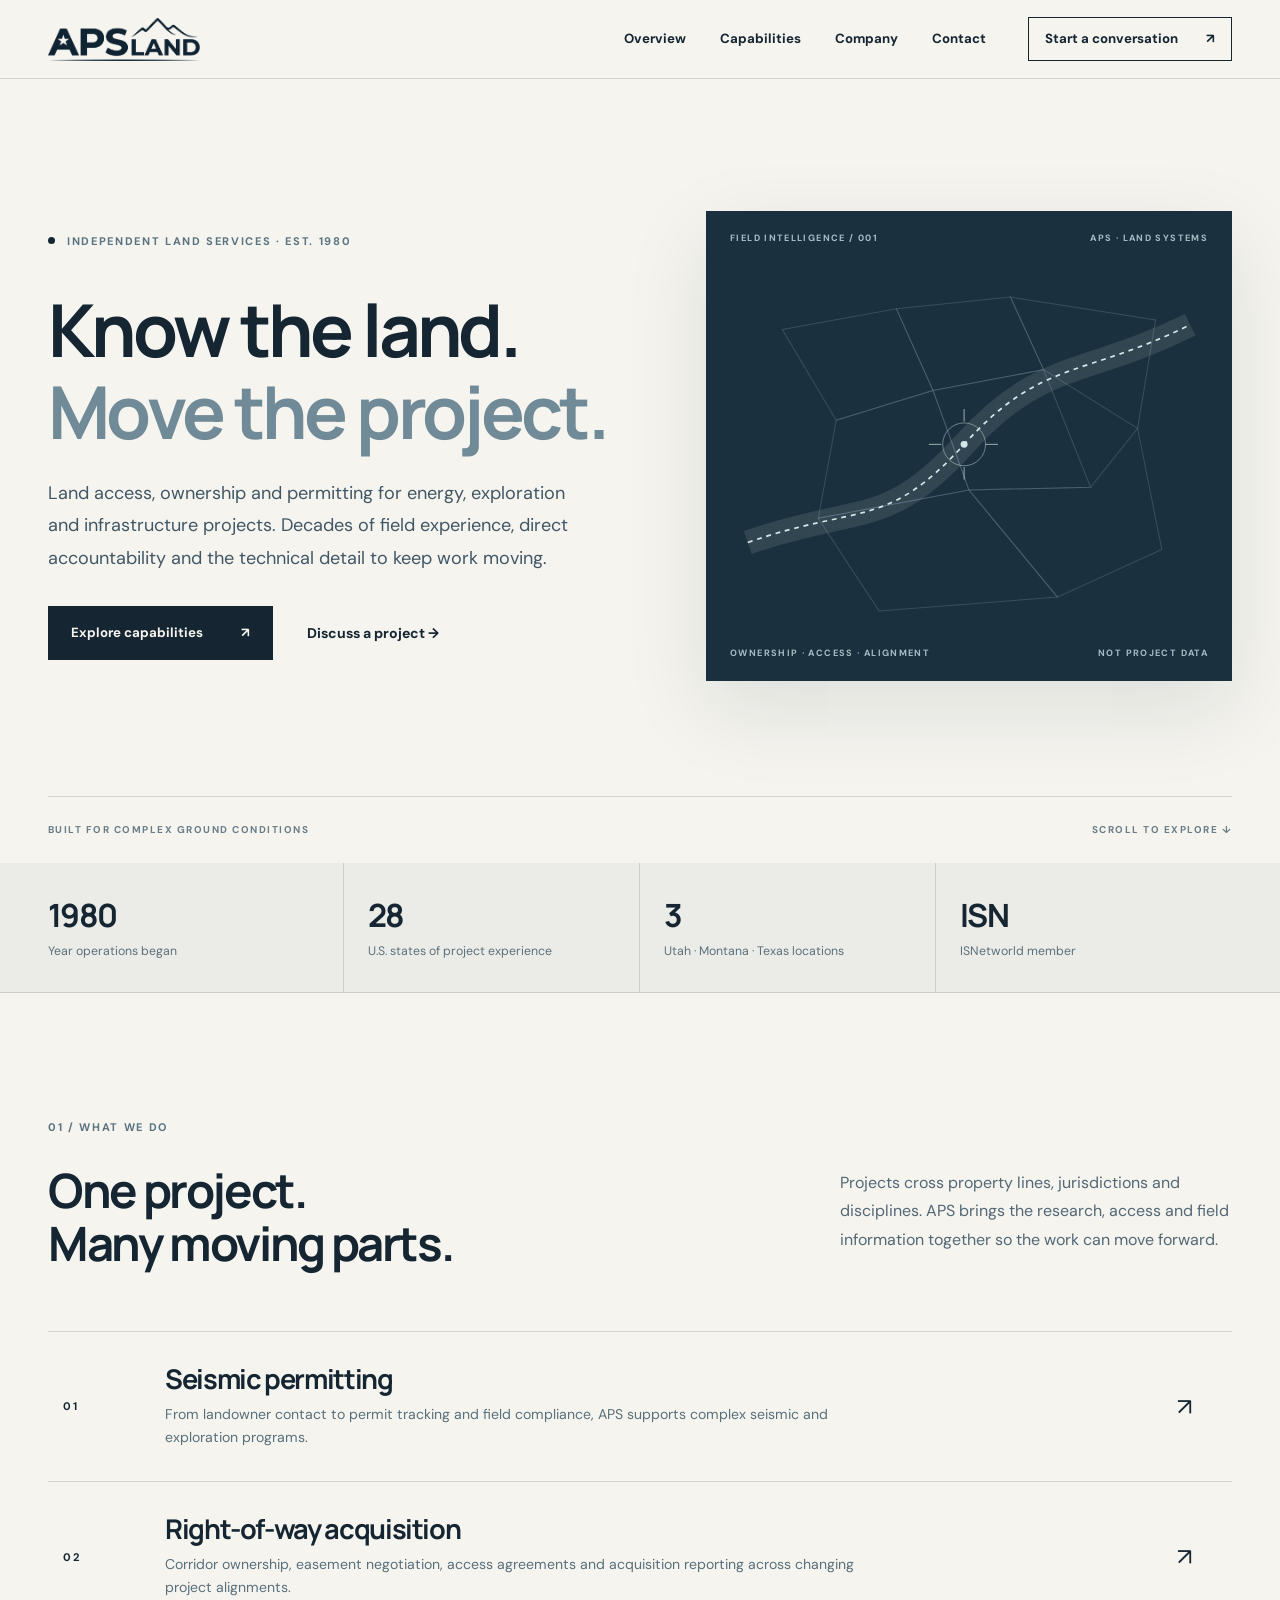
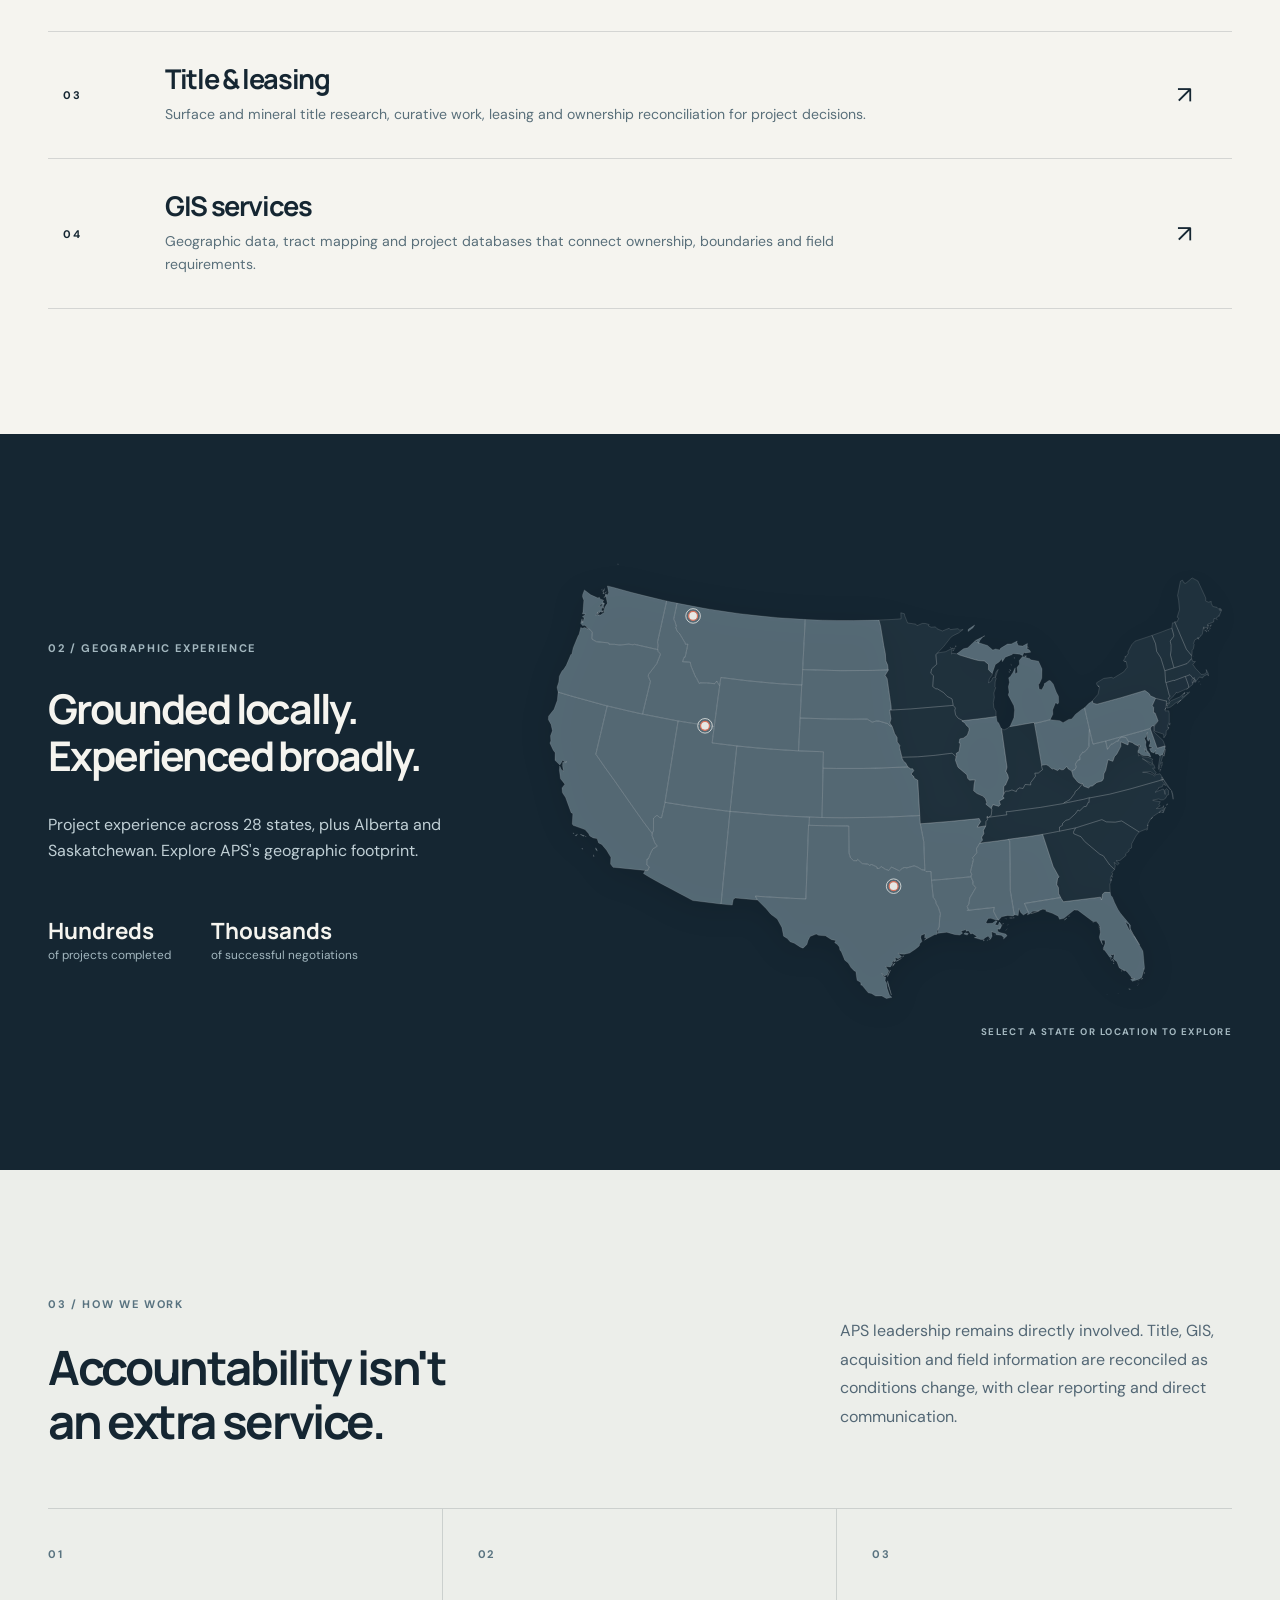
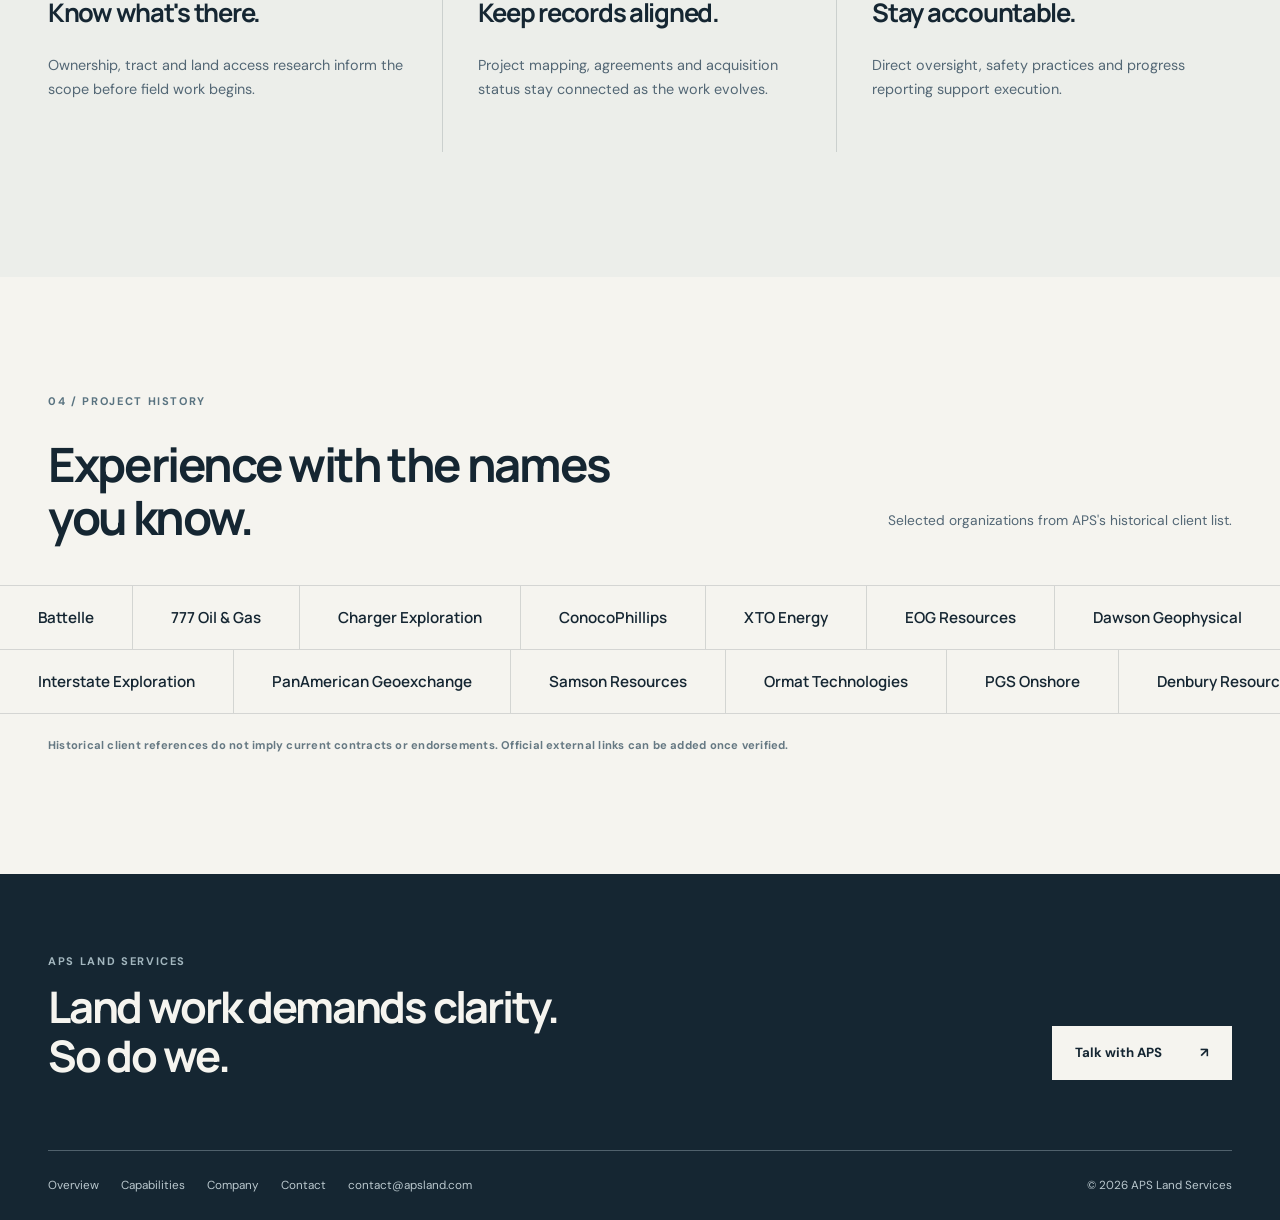
<file: index.html>
<!doctype html><html lang="en"><head><meta charset="utf-8"><meta name="viewport" content="width=device-width,initial-scale=1"><title>APS Land Services | Land Access, Title, Permitting &amp; GIS</title><meta name="description" content="Land access, title, seismic permitting, right-of-way acquisition and GIS for energy and infrastructure projects nationwide."><link rel="canonical" href="https://apsland.com/"><meta property="og:type" content="website"><meta property="og:title" content="APS Land Services | Land Access, Title, Permitting &amp; GIS"><meta property="og:description" content="Land access, title, seismic permitting, right-of-way acquisition and GIS for energy and infrastructure projects nationwide."><meta property="og:url" content="https://apsland.com/"><meta name="theme-color" content="#f5f4ef"><link rel="icon" href="assets/favicons/favicon.ico"><link rel="icon" sizes="32x32" type="image/png" href="assets/favicons/favicon-32x32.png"><link rel="apple-touch-icon" href="assets/favicons/apple-touch-icon.png"><link rel="manifest" href="assets/favicons/site.webmanifest"><link rel="stylesheet" href="css/site.css"><script type="application/ld+json">{"@context": "https://schema.org", "@graph": [{"@type": "Organization", "@id": "https://apsland.com/#org", "name": "APS Land Services", "url": "https://apsland.com/", "logo": "https://apsland.com/assets/branding/APSLand_Logo_cropped.png", "email": "contact@apsland.com", "telephone": "+1-303-903-5873", "foundingDate": "1980"}, {"@type": "WebSite", "@id": "https://apsland.com/#website", "name": "APS Land Services", "url": "https://apsland.com/"}, {"@type": "WebPage", "name": "APS Land Services | Land Access, Title, Permitting & GIS", "url": "https://apsland.com/", "isPartOf": {"@id": "https://apsland.com/#website"}}]}</script><script src="js/site.js" defer></script><script src="js/us-map.js" defer></script></head><body><a class="skip" href="#main">Skip to content</a><header class="mast"><div class="mast-inner"><a class="wordmark" href="index.html" aria-label="APS Land Services home"><img src="assets/branding/APSLand_Logo_cropped.png" alt="APS Land Services"></a><nav class="nav-links" aria-label="Main"><a href="index.html">Overview</a><a href="services.html">Capabilities</a><a href="about.html">Company</a><a href="contact.html">Contact</a></nav><a class="nav-action" href="contact.html">Start a conversation <span aria-hidden="true">↗</span></a><button class="nav-toggle" type="button" aria-expanded="false" aria-controls="mobile-menu" aria-label="Toggle menu"><span></span><span></span></button></div><nav class="mobile-menu" id="mobile-menu" hidden><a href="index.html">Overview</a><a href="services.html">Capabilities</a><a href="about.html">Company</a><a href="contact.html">Contact</a></nav></header><main id="main"><section class="hero"><div class="wrap hero-layout"><div class="hero-copy"><div class="micro"><span class="live-dot"></span> INDEPENDENT LAND SERVICES · EST. 1980</div><h1>Know the land.<br><em>Move the project.</em></h1><p>Land access, ownership and permitting for energy, exploration and infrastructure projects. Decades of field experience, direct accountability and the technical detail to keep work moving.</p><div class="hero-actions"><a class="button" href="services.html">Explore capabilities <span>↗</span></a><a class="quiet-link" href="contact.html">Discuss a project <span>→</span></a></div></div><div class="hero-visual" aria-label="Illustrative land parcel and infrastructure planning visualization"><div class="visual-top"><span>FIELD INTELLIGENCE / 001</span><span>APS · LAND SYSTEMS</span></div><svg viewBox="0 0 600 520" role="img" aria-label="Abstract parcel boundaries and an infrastructure corridor"><defs><pattern id="grid" width="34" height="34" patternUnits="userSpaceOnUse"><path d="M34 0H0V34" fill="none" stroke="#304859" stroke-opacity=".12" stroke-width="1"/></pattern></defs><rect width="600" height="520" fill="url(#grid)"/><g fill="none" stroke="#5e7885" stroke-opacity=".42" stroke-width="1.5"><path d="M30 92 195 62 248 180 108 223Z"/><path d="M195 62 360 45 408 150 248 180Z"/><path d="M360 45 570 78 544 235 408 150Z"/><path d="M108 223 248 180 300 324 82 365Z"/><path d="M248 180 408 150 476 320 300 324Z"/><path d="M476 320 544 235 579 410 428 479 300 324Z"/><path d="M82 365 300 324 428 479 170 499Z"/></g><path d="M-20 400 C140 344 181 382 293 258 S464 162 620 85" stroke="#d5e4e7" stroke-opacity=".12" stroke-width="35" fill="none"/><path d="M-20 400 C140 344 181 382 293 258 S464 162 620 85" stroke="#d4e6e8" stroke-width="2.5" stroke-dasharray="7 7" fill="none"/><circle cx="293" cy="258" r="31" fill="none" stroke="#d4e6e8" stroke-opacity=".65"/><circle cx="293" cy="258" r="5" fill="#d4e6e8"/><path d="M293 225V207 M293 291V309 M260 258H242 M324 258H342" stroke="#d4e6e8"/></svg><div class="visual-bottom"><span>OWNERSHIP · ACCESS · ALIGNMENT</span><span>NOT PROJECT DATA</span></div></div></div><div class="wrap hero-bottom"><span>BUILT FOR COMPLEX GROUND CONDITIONS</span><span>SCROLL TO EXPLORE <span aria-hidden="true">↓</span></span></div></section><section class="proof-strip"><div class="wrap proof-grid"><div><strong>1980</strong><span>Year operations began</span></div><div><strong>28</strong><span>U.S. states of project experience</span></div><div><strong>3</strong><span>Utah · Montana · Texas locations</span></div><div><strong>ISN</strong><span>ISNetworld member</span></div></div></section><section class="section capability"><div class="wrap"><div class="section-heading"><div><span class="eyebrow">01 / WHAT WE DO</span><h2>One project.<br>Many moving parts.</h2></div><p>Projects cross property lines, jurisdictions and disciplines. APS brings the research, access and field information together so the work can move forward.</p></div><div class="cap-list"><a class="cap-row" href="services.html#seismic-permitting"><span class="cap-num">01</span><div><h3>Seismic permitting</h3><p>From landowner contact to permit tracking and field compliance, APS supports complex seismic and exploration programs.</p></div><span class="cap-arrow" aria-hidden="true">↗</span></a><a class="cap-row" href="services.html#right-of-way"><span class="cap-num">02</span><div><h3>Right-of-way acquisition</h3><p>Corridor ownership, easement negotiation, access agreements and acquisition reporting across changing project alignments.</p></div><span class="cap-arrow" aria-hidden="true">↗</span></a><a class="cap-row" href="services.html#title-ownership"><span class="cap-num">03</span><div><h3>Title & leasing</h3><p>Surface and mineral title research, curative work, leasing and ownership reconciliation for project decisions.</p></div><span class="cap-arrow" aria-hidden="true">↗</span></a><a class="cap-row" href="services.html#gis-services"><span class="cap-num">04</span><div><h3>GIS services</h3><p>Geographic data, tract mapping and project databases that connect ownership, boundaries and field requirements.</p></div><span class="cap-arrow" aria-hidden="true">↗</span></a></div></div></section><section class="dark-feature"><div class="wrap feature-layout"><div class="feature-copy"><span class="eyebrow">02 / GEOGRAPHIC EXPERIENCE</span><h2>Grounded locally.<br>Experienced broadly.</h2><p>Project experience across 28 states, plus Alberta and Saskatchewan. Explore APS's geographic footprint.</p><div class="feature-stats"><div><strong>Hundreds</strong><span>of projects completed</span></div><div><strong>Thousands</strong><span>of successful negotiations</span></div></div></div><div class="map-area" id="footprint"><div id="us-map" class="map-canvas" aria-label="Interactive map of APS project coverage"></div><div class="map-panel" id="map-state-panel"><span id="msp-name"></span></div><p class="map-caption">SELECT A STATE OR LOCATION TO EXPLORE</p></div></div></section><section class="section execution"><div class="wrap"><div class="section-heading"><div><span class="eyebrow">03 / HOW WE WORK</span><h2>Accountability isn't<br>an extra service.</h2></div><p>APS leadership remains directly involved. Title, GIS, acquisition and field information are reconciled as conditions change, with clear reporting and direct communication.</p></div><div class="execution-grid"><div><span class="step-num">01</span><h3>Know what's there.</h3><p>Ownership, tract and land access research inform the scope before field work begins.</p></div><div><span class="step-num">02</span><h3>Keep records aligned.</h3><p>Project mapping, agreements and acquisition status stay connected as the work evolves.</p></div><div><span class="step-num">03</span><h3>Stay accountable.</h3><p>Direct oversight, safety practices and progress reporting support execution.</p></div></div></div></section><section class="client-section"><div class="wrap client-head"><div><span class="eyebrow">04 / PROJECT HISTORY</span><h2>Experience with the names you know.</h2></div><p>Selected organizations from APS's historical client list.</p></div><div class="marquee" aria-label="Historical client names"><div class="marquee-lane"><div class="marquee-track"><span class="client-name">Battelle</span><span class="client-name">777 Oil &amp; Gas</span><span class="client-name">Charger Exploration</span><span class="client-name">ConocoPhillips</span><span class="client-name">XTO Energy</span><span class="client-name">EOG Resources</span><span class="client-name">Dawson Geophysical</span><span class="client-name">Schlumberger</span><span class="client-name">Occidental Petroleum (Oxy)</span><span class="client-name">Devon Energy</span><span class="client-name">Apache Corporation</span><span class="client-name">TGS</span><span class="client-name">Pioneer Natural Resources</span><span class="client-name">Anadarko Petroleum</span><span class="client-name">Marathon Oil</span><span class="client-name">Noble Energy</span><span class="client-name">Battelle</span><span class="client-name">777 Oil &amp; Gas</span><span class="client-name">Charger Exploration</span><span class="client-name">ConocoPhillips</span><span class="client-name">XTO Energy</span><span class="client-name">EOG Resources</span><span class="client-name">Dawson Geophysical</span><span class="client-name">Schlumberger</span><span class="client-name">Occidental Petroleum (Oxy)</span><span class="client-name">Devon Energy</span><span class="client-name">Apache Corporation</span><span class="client-name">TGS</span><span class="client-name">Pioneer Natural Resources</span><span class="client-name">Anadarko Petroleum</span><span class="client-name">Marathon Oil</span><span class="client-name">Noble Energy</span></div></div><div class="marquee-lane reverse"><div class="marquee-track"><span class="client-name">Interstate Exploration</span><span class="client-name">PanAmerican Geoexchange</span><span class="client-name">Samson Resources</span><span class="client-name">Ormat Technologies</span><span class="client-name">PGS Onshore</span><span class="client-name">Denbury Resources</span><span class="client-name">MicroSeismic, Inc.</span><span class="client-name">Seitel</span><span class="client-name">Geokinetics</span><span class="client-name">Global Geophysical Services</span><span class="client-name">SAE Exploration</span><span class="client-name">Vantage Geophysical</span><span class="client-name">Paragon Geophysical</span><span class="client-name">Silverthorne Seismic</span><span class="client-name">Tesla-Conquest Inc.</span><span class="client-name">Interstate Exploration</span><span class="client-name">PanAmerican Geoexchange</span><span class="client-name">Samson Resources</span><span class="client-name">Ormat Technologies</span><span class="client-name">PGS Onshore</span><span class="client-name">Denbury Resources</span><span class="client-name">MicroSeismic, Inc.</span><span class="client-name">Seitel</span><span class="client-name">Geokinetics</span><span class="client-name">Global Geophysical Services</span><span class="client-name">SAE Exploration</span><span class="client-name">Vantage Geophysical</span><span class="client-name">Paragon Geophysical</span><span class="client-name">Silverthorne Seismic</span><span class="client-name">Tesla-Conquest Inc.</span></div></div></div><div class="wrap client-note">Historical client references do not imply current contracts or endorsements. Official external links can be added once verified.</div></section></main><footer class="footer"><div class="wrap"><div class="footer-top"><div><p class="kicker">APS LAND SERVICES</p><h2>Land work demands clarity.<br>So do we.</h2></div><a class="button button-invert" href="contact.html">Talk with APS <span>↗</span></a></div><div class="footer-bottom"><a href="index.html">Overview</a><a href="services.html">Capabilities</a><a href="about.html">Company</a><a href="contact.html">Contact</a><a href="mailto:contact@apsland.com">contact@apsland.com</a><span>© 2026 APS Land Services</span></div></div></footer></body></html>
</file>
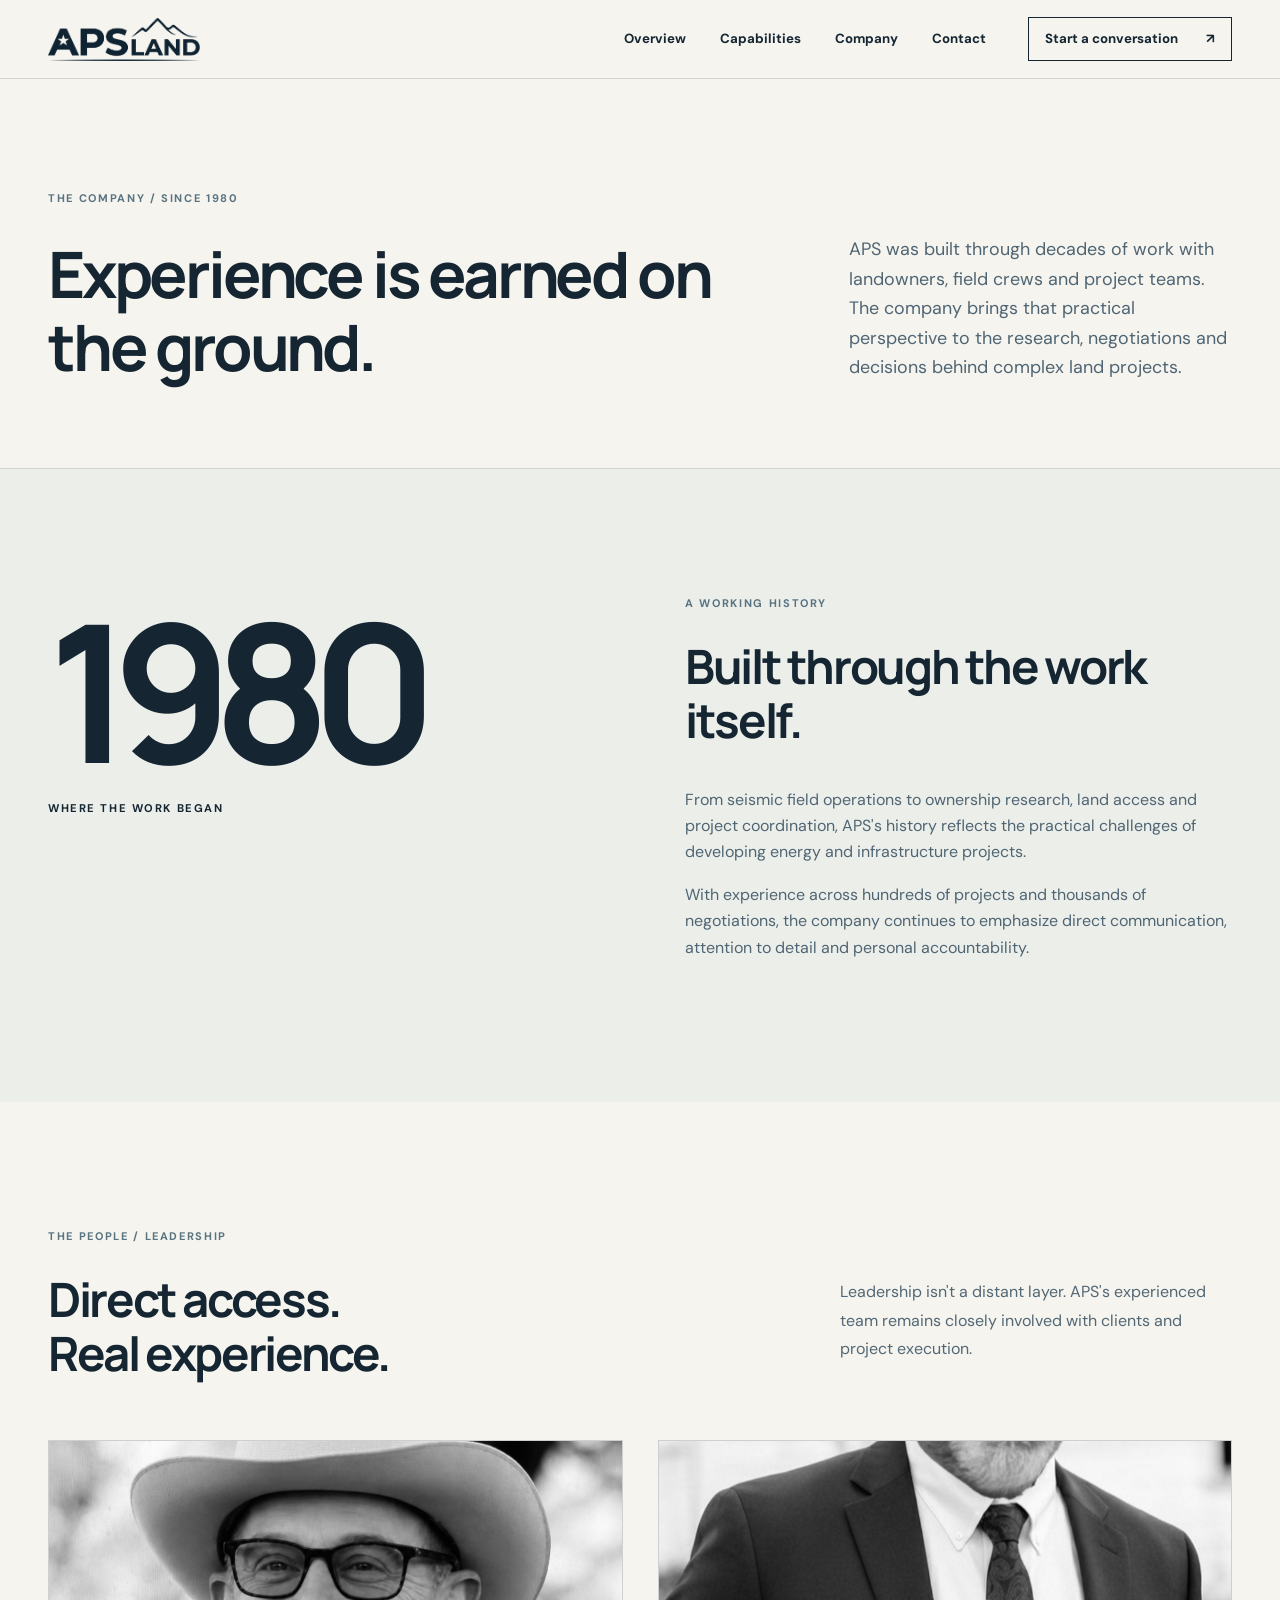
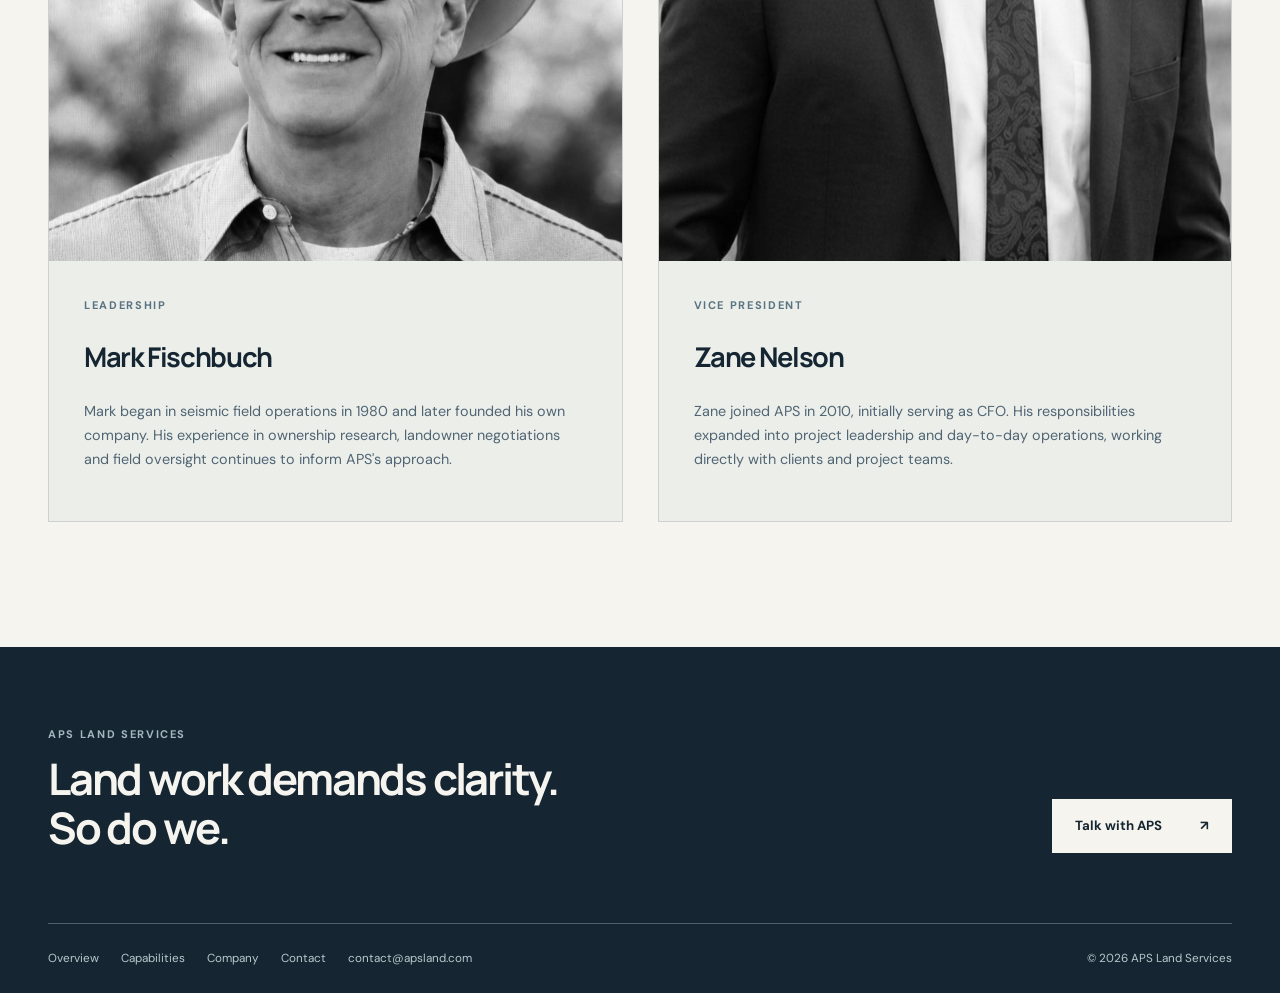
<file: about.html>
<!doctype html><html lang="en"><head><meta charset="utf-8"><meta name="viewport" content="width=device-width,initial-scale=1"><title>Company &amp; Leadership | APS Land Services</title><meta name="description" content="Meet APS Land Services and the people behind decades of land services experience."><link rel="canonical" href="https://apsland.com/about"><meta property="og:type" content="website"><meta property="og:title" content="Company &amp; Leadership | APS Land Services"><meta property="og:description" content="Meet APS Land Services and the people behind decades of land services experience."><meta property="og:url" content="https://apsland.com/about"><meta name="theme-color" content="#f5f4ef"><link rel="icon" href="assets/favicons/favicon.ico"><link rel="icon" sizes="32x32" type="image/png" href="assets/favicons/favicon-32x32.png"><link rel="apple-touch-icon" href="assets/favicons/apple-touch-icon.png"><link rel="manifest" href="assets/favicons/site.webmanifest"><link rel="stylesheet" href="css/site.css"><script type="application/ld+json">{"@context": "https://schema.org", "@type": "WebPage", "name": "Company & Leadership | APS Land Services", "url": "https://apsland.com/about", "isPartOf": {"@id": "https://apsland.com/#website"}}</script><script src="js/site.js" defer></script></head><body><a class="skip" href="#main">Skip to content</a><header class="mast"><div class="mast-inner"><a class="wordmark" href="index.html" aria-label="APS Land Services home"><img src="assets/branding/APSLand_Logo_cropped.png" alt="APS Land Services"></a><nav class="nav-links" aria-label="Main"><a href="index.html">Overview</a><a href="services.html">Capabilities</a><a href="about.html">Company</a><a href="contact.html">Contact</a></nav><a class="nav-action" href="contact.html">Start a conversation <span aria-hidden="true">↗</span></a><button class="nav-toggle" type="button" aria-expanded="false" aria-controls="mobile-menu" aria-label="Toggle menu"><span></span><span></span></button></div><nav class="mobile-menu" id="mobile-menu" hidden><a href="index.html">Overview</a><a href="services.html">Capabilities</a><a href="about.html">Company</a><a href="contact.html">Contact</a></nav></header><main id="main"><section class="page-opening about-opening"><div class="wrap"><span class="eyebrow">THE COMPANY / SINCE 1980</span><div class="opening-grid"><h1>Experience is earned on the ground.</h1><p>APS was built through decades of work with landowners, field crews and project teams. The company brings that practical perspective to the research, negotiations and decisions behind complex land projects.</p></div></div></section><section class="section about-narrative"><div class="wrap narrative-grid"><div class="history-number">1980<span>WHERE THE WORK BEGAN</span></div><div><span class="eyebrow">A WORKING HISTORY</span><h2>Built through the work itself.</h2><p>From seismic field operations to ownership research, land access and project coordination, APS's history reflects the practical challenges of developing energy and infrastructure projects.</p><p>With experience across hundreds of projects and thousands of negotiations, the company continues to emphasize direct communication, attention to detail and personal accountability.</p></div></div></section><section class="section team-section"><div class="wrap"><div class="section-heading"><div><span class="eyebrow">THE PEOPLE / LEADERSHIP</span><h2>Direct access.<br>Real experience.</h2></div><p>Leadership isn't a distant layer. APS's experienced team remains closely involved with clients and project execution.</p></div><div class="team-grid"><article class="person"><div class="person-photo"><img src="assets/people/mark_photo1.png" alt="Mark Fischbuch" loading="lazy"></div><div class="person-info"><span class="eyebrow">LEADERSHIP</span><h3>Mark Fischbuch</h3><p>Mark began in seismic field operations in 1980 and later founded his own company. His experience in ownership research, landowner negotiations and field oversight continues to inform APS's approach.</p></div></article><article class="person"><div class="person-photo"><img src="assets/people/zane_photo1.jpg" alt="Zane Nelson" loading="lazy"></div><div class="person-info"><span class="eyebrow">VICE PRESIDENT</span><h3>Zane Nelson</h3><p>Zane joined APS in 2010, initially serving as CFO. His responsibilities expanded into project leadership and day-to-day operations, working directly with clients and project teams.</p></div></article></div></div></section></main><footer class="footer"><div class="wrap"><div class="footer-top"><div><p class="kicker">APS LAND SERVICES</p><h2>Land work demands clarity.<br>So do we.</h2></div><a class="button button-invert" href="contact.html">Talk with APS <span>↗</span></a></div><div class="footer-bottom"><a href="index.html">Overview</a><a href="services.html">Capabilities</a><a href="about.html">Company</a><a href="contact.html">Contact</a><a href="mailto:contact@apsland.com">contact@apsland.com</a><span>© 2026 APS Land Services</span></div></div></footer></body></html>
</file>
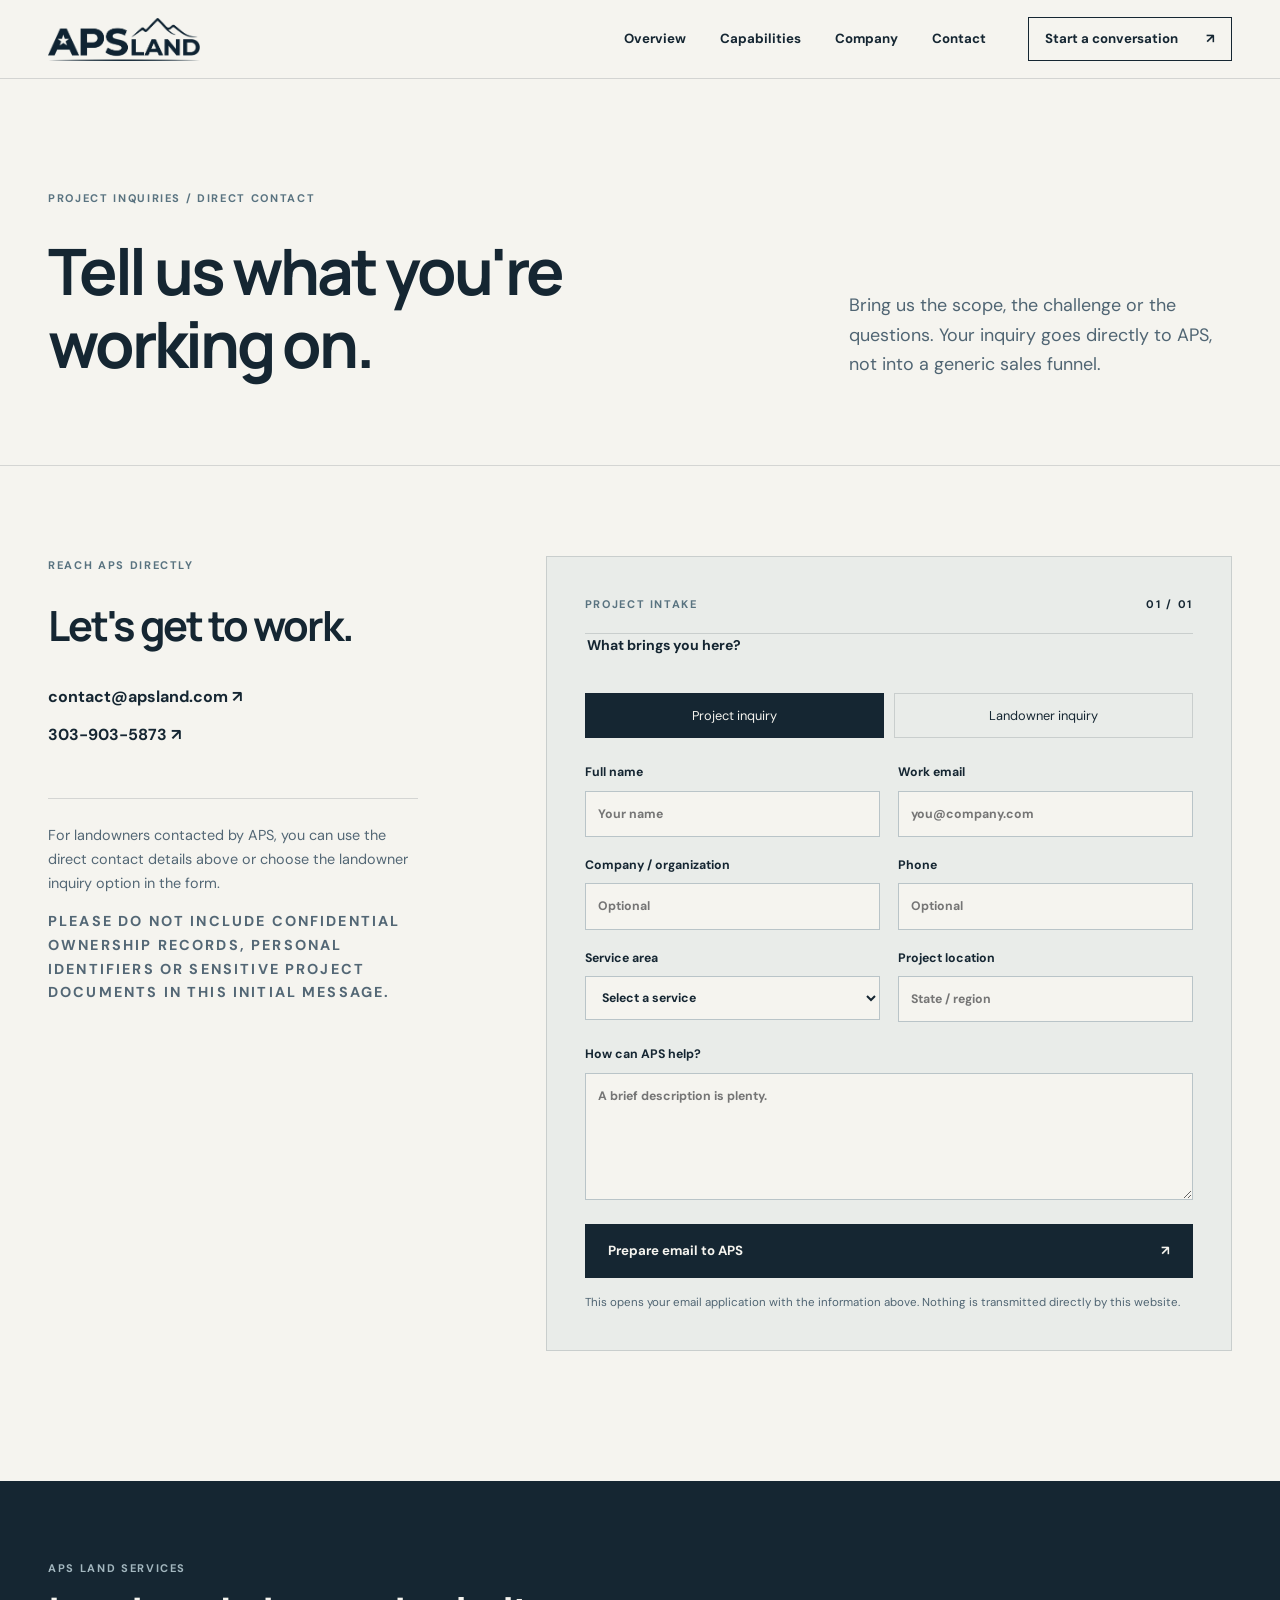
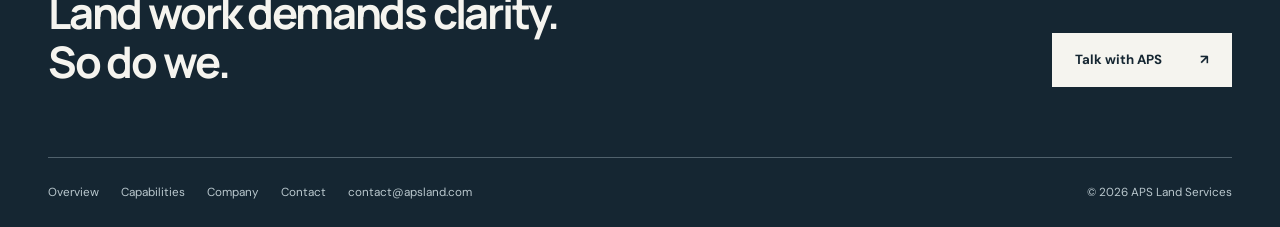
<file: contact.html>
<!doctype html><html lang="en"><head><meta charset="utf-8"><meta name="viewport" content="width=device-width,initial-scale=1"><title>Contact &amp; Project Inquiries | APS Land Services</title><meta name="description" content="Contact APS Land Services about land access, permitting, title, GIS or right-of-way project needs."><link rel="canonical" href="https://apsland.com/contact"><meta property="og:type" content="website"><meta property="og:title" content="Contact &amp; Project Inquiries | APS Land Services"><meta property="og:description" content="Contact APS Land Services about land access, permitting, title, GIS or right-of-way project needs."><meta property="og:url" content="https://apsland.com/contact"><meta name="theme-color" content="#f5f4ef"><link rel="icon" href="assets/favicons/favicon.ico"><link rel="icon" sizes="32x32" type="image/png" href="assets/favicons/favicon-32x32.png"><link rel="apple-touch-icon" href="assets/favicons/apple-touch-icon.png"><link rel="manifest" href="assets/favicons/site.webmanifest"><link rel="stylesheet" href="css/site.css"><script type="application/ld+json">{"@context": "https://schema.org", "@type": "WebPage", "name": "Contact & Project Inquiries | APS Land Services", "url": "https://apsland.com/contact", "isPartOf": {"@id": "https://apsland.com/#website"}}</script><script src="js/site.js" defer></script></head><body><a class="skip" href="#main">Skip to content</a><header class="mast"><div class="mast-inner"><a class="wordmark" href="index.html" aria-label="APS Land Services home"><img src="assets/branding/APSLand_Logo_cropped.png" alt="APS Land Services"></a><nav class="nav-links" aria-label="Main"><a href="index.html">Overview</a><a href="services.html">Capabilities</a><a href="about.html">Company</a><a href="contact.html">Contact</a></nav><a class="nav-action" href="contact.html">Start a conversation <span aria-hidden="true">↗</span></a><button class="nav-toggle" type="button" aria-expanded="false" aria-controls="mobile-menu" aria-label="Toggle menu"><span></span><span></span></button></div><nav class="mobile-menu" id="mobile-menu" hidden><a href="index.html">Overview</a><a href="services.html">Capabilities</a><a href="about.html">Company</a><a href="contact.html">Contact</a></nav></header><main id="main"><section class="page-opening contact-opening"><div class="wrap"><span class="eyebrow">PROJECT INQUIRIES / DIRECT CONTACT</span><div class="opening-grid"><h1>Tell us what you're working on.</h1><p>Bring us the scope, the challenge or the questions. Your inquiry goes directly to APS, not into a generic sales funnel.</p></div></div></section><section class="contact-section"><div class="wrap contact-grid"><aside class="contact-aside"><span class="eyebrow">REACH APS DIRECTLY</span><h2>Let's get to work.</h2><a href="mailto:contact@apsland.com">contact@apsland.com ↗</a><a href="tel:+13039035873">303-903-5873 ↗</a><div class="aside-rule"></div><p>For landowners contacted by APS, you can use the direct contact details above or choose the landowner inquiry option in the form.</p><p class="privacy-note">Please do not include confidential ownership records, personal identifiers or sensitive project documents in this initial message.</p></aside><form id="inquiry" class="intake"><div class="form-top"><span class="eyebrow">PROJECT INTAKE</span><span>01 / 01</span></div><fieldset><legend>What brings you here?</legend><div class="choice-grid"><label><input type="radio" name="type" value="Project inquiry" checked><span>Project inquiry</span></label><label><input type="radio" name="type" value="Landowner inquiry"><span>Landowner inquiry</span></label></div></fieldset><div class="form-grid"><label>Full name <input name="name" required autocomplete="name" placeholder="Your name"></label><label>Work email <input type="email" name="email" required autocomplete="email" placeholder="you@company.com"></label><label>Company / organization <input name="company" placeholder="Optional"></label><label>Phone <input name="phone" autocomplete="tel" placeholder="Optional"></label><label>Service area <select name="service"><option value="Not specified">Select a service</option><option>Seismic permitting</option><option>Right-of-way acquisition</option><option>Title & leasing</option><option>GIS services</option><option>Multiple disciplines</option></select></label><label>Project location <input name="location" placeholder="State / region"></label></div><label class="full-label">How can APS help? <textarea name="details" required rows="5" placeholder="A brief description is plenty."></textarea></label><button type="submit" class="button form-submit">Prepare email to APS <span>↗</span></button><p class="form-disclaimer" id="form-message" aria-live="polite">This opens your email application with the information above. Nothing is transmitted directly by this website.</p></form></div></section></main><footer class="footer"><div class="wrap"><div class="footer-top"><div><p class="kicker">APS LAND SERVICES</p><h2>Land work demands clarity.<br>So do we.</h2></div><a class="button button-invert" href="contact.html">Talk with APS <span>↗</span></a></div><div class="footer-bottom"><a href="index.html">Overview</a><a href="services.html">Capabilities</a><a href="about.html">Company</a><a href="contact.html">Contact</a><a href="mailto:contact@apsland.com">contact@apsland.com</a><span>© 2026 APS Land Services</span></div></div></footer></body></html>
</file>
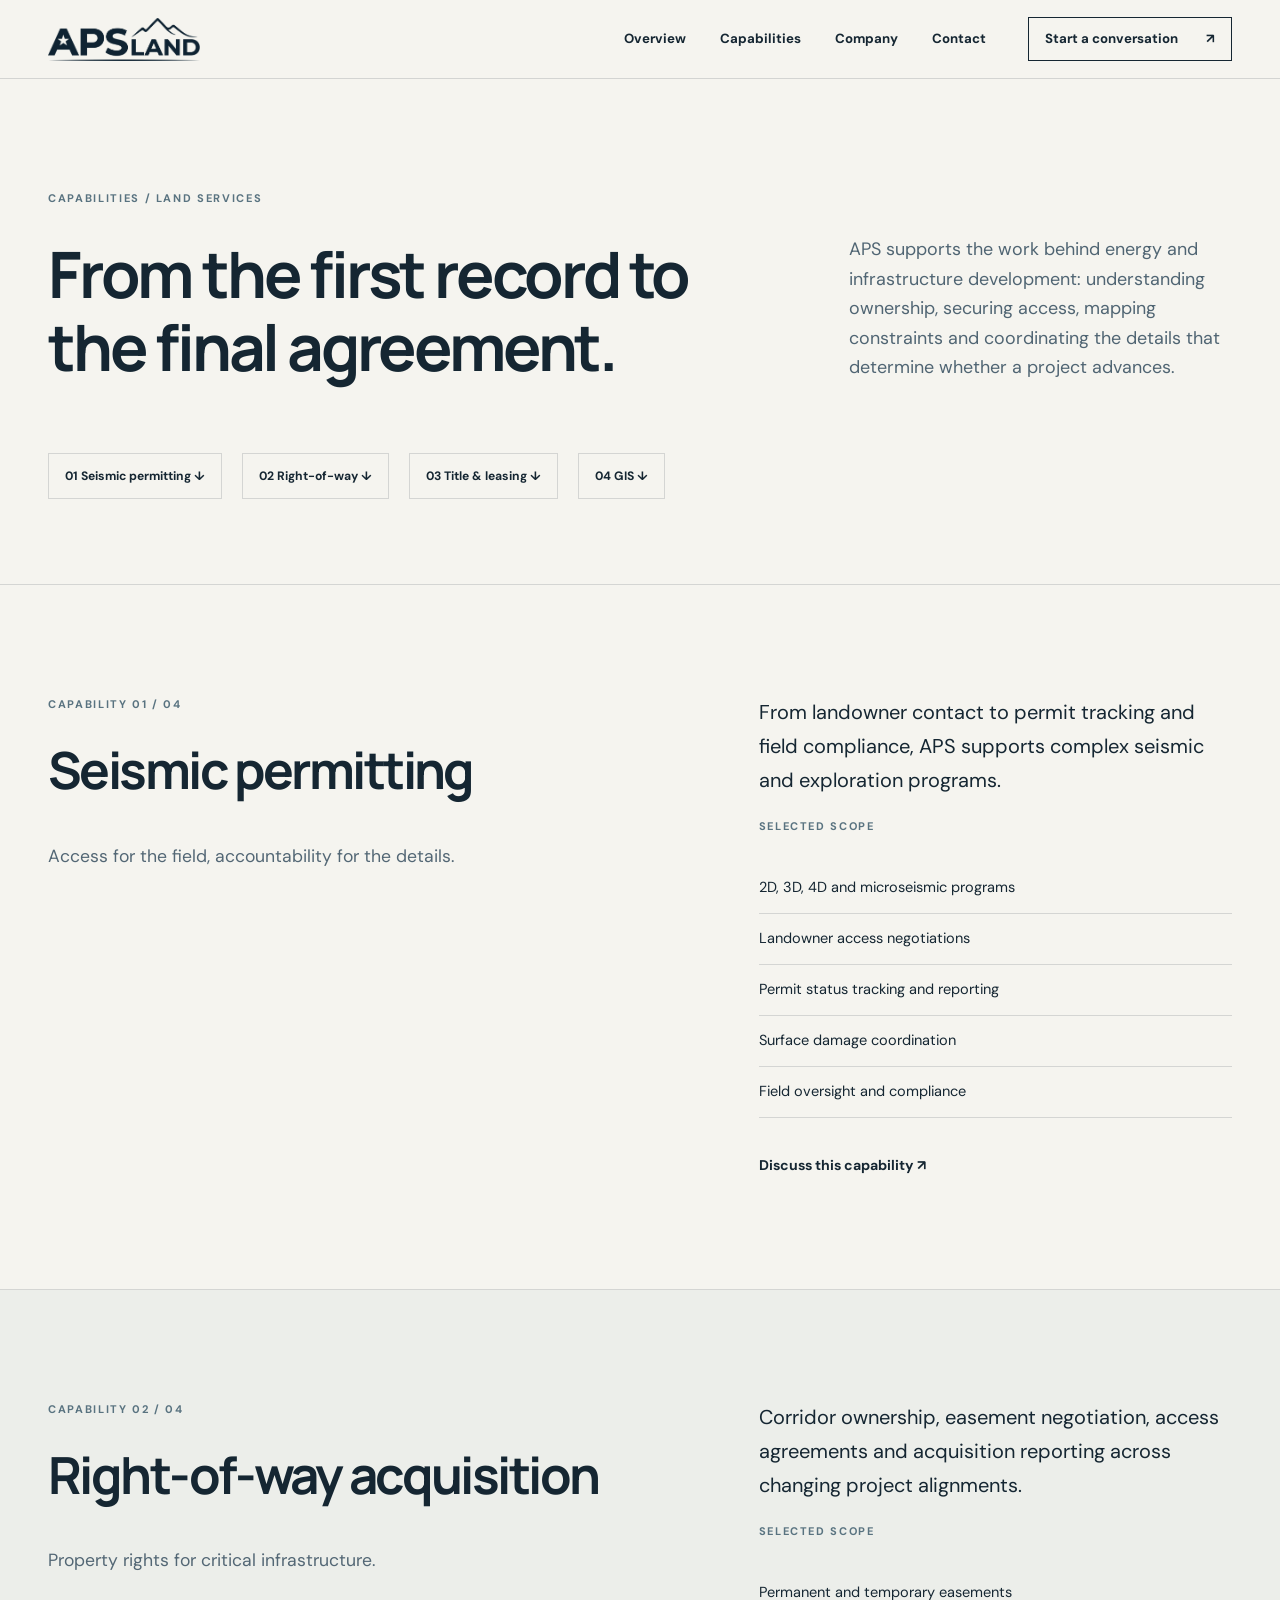
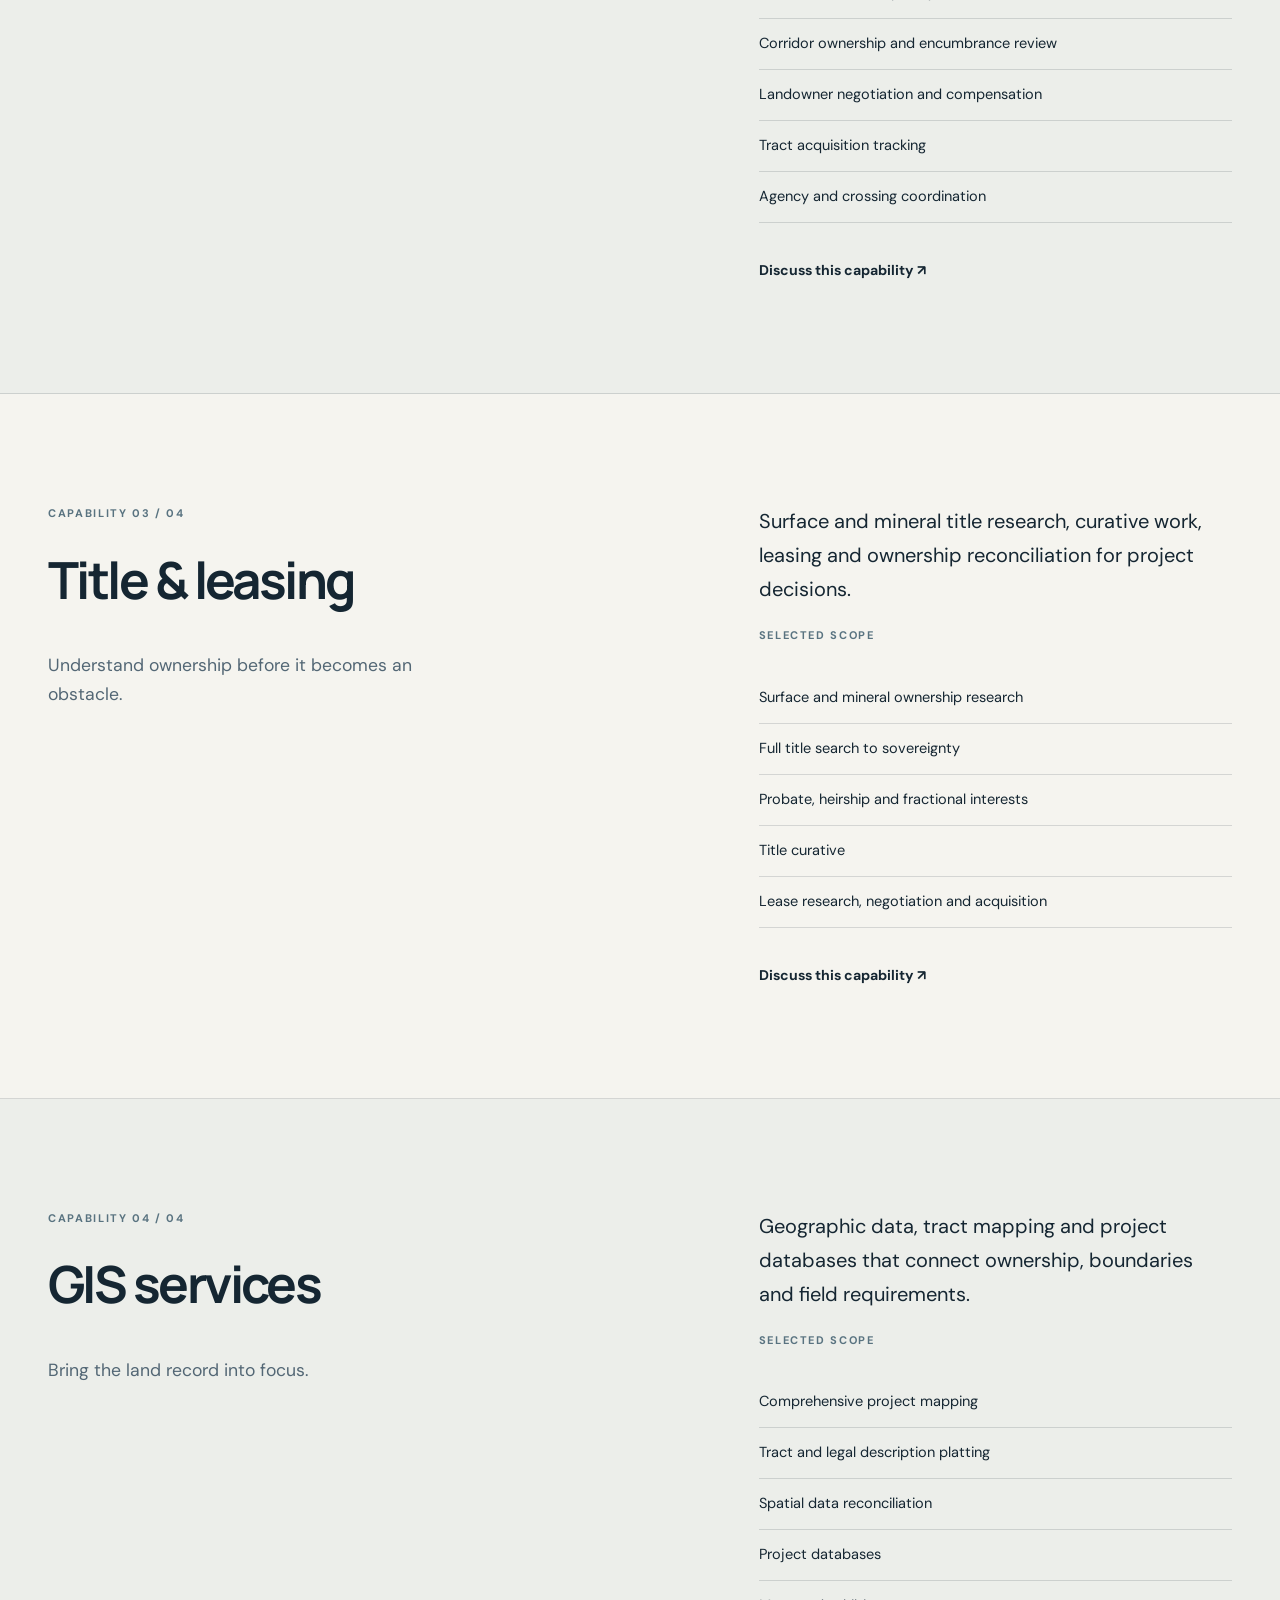
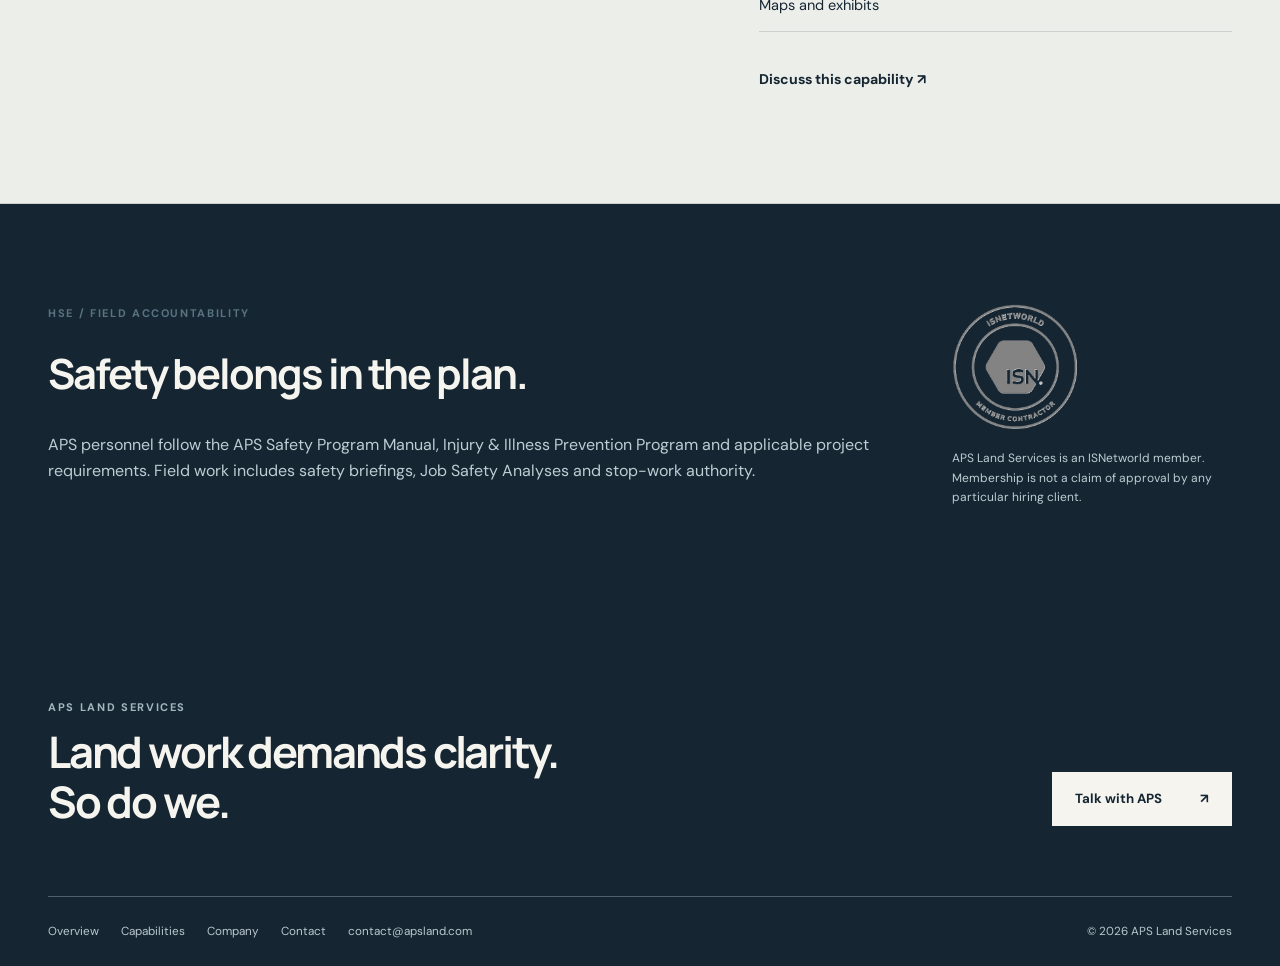
<file: services.html>
<!doctype html><html lang="en"><head><meta charset="utf-8"><meta name="viewport" content="width=device-width,initial-scale=1"><title>Capabilities | APS Land Services</title><meta name="description" content="Seismic permitting, right-of-way acquisition, title and leasing, and GIS services for energy and infrastructure."><link rel="canonical" href="https://apsland.com/services"><meta property="og:type" content="website"><meta property="og:title" content="Capabilities | APS Land Services"><meta property="og:description" content="Seismic permitting, right-of-way acquisition, title and leasing, and GIS services for energy and infrastructure."><meta property="og:url" content="https://apsland.com/services"><meta name="theme-color" content="#f5f4ef"><link rel="icon" href="assets/favicons/favicon.ico"><link rel="icon" sizes="32x32" type="image/png" href="assets/favicons/favicon-32x32.png"><link rel="apple-touch-icon" href="assets/favicons/apple-touch-icon.png"><link rel="manifest" href="assets/favicons/site.webmanifest"><link rel="stylesheet" href="css/site.css"><script type="application/ld+json">{"@context": "https://schema.org", "@type": "WebPage", "name": "Capabilities | APS Land Services", "url": "https://apsland.com/services", "isPartOf": {"@id": "https://apsland.com/#website"}}</script><script src="js/site.js" defer></script></head><body><a class="skip" href="#main">Skip to content</a><header class="mast"><div class="mast-inner"><a class="wordmark" href="index.html" aria-label="APS Land Services home"><img src="assets/branding/APSLand_Logo_cropped.png" alt="APS Land Services"></a><nav class="nav-links" aria-label="Main"><a href="index.html">Overview</a><a href="services.html">Capabilities</a><a href="about.html">Company</a><a href="contact.html">Contact</a></nav><a class="nav-action" href="contact.html">Start a conversation <span aria-hidden="true">↗</span></a><button class="nav-toggle" type="button" aria-expanded="false" aria-controls="mobile-menu" aria-label="Toggle menu"><span></span><span></span></button></div><nav class="mobile-menu" id="mobile-menu" hidden><a href="index.html">Overview</a><a href="services.html">Capabilities</a><a href="about.html">Company</a><a href="contact.html">Contact</a></nav></header><main id="main"><section class="page-opening"><div class="wrap"><span class="eyebrow">CAPABILITIES / LAND SERVICES</span><div class="opening-grid"><h1>From the first record to the final agreement.</h1><p>APS supports the work behind energy and infrastructure development: understanding ownership, securing access, mapping constraints and coordinating the details that determine whether a project advances.</p></div><div class="service-index"><a href="#seismic-permitting">01 Seismic permitting ↓</a><a href="#right-of-way">02 Right-of-way ↓</a><a href="#title-ownership">03 Title & leasing ↓</a><a href="#gis-services">04 GIS ↓</a></div></div></section><section class="service-detail" id="seismic-permitting"><div class="wrap service-layout"><div class="service-heading"><span class="eyebrow">CAPABILITY 01 / 04</span><h2>Seismic permitting</h2><p>Access for the field, accountability for the details.</p></div><div class="service-body"><p class="service-summary">From landowner contact to permit tracking and field compliance, APS supports complex seismic and exploration programs.</p><p class="eyebrow">SELECTED SCOPE</p><ul class="scope-list"><li>2D, 3D, 4D and microseismic programs</li><li>Landowner access negotiations</li><li>Permit status tracking and reporting</li><li>Surface damage coordination</li><li>Field oversight and compliance</li></ul><a class="text-link" href="contact.html">Discuss this capability ↗</a></div></div></section><section class="service-detail" id="right-of-way"><div class="wrap service-layout"><div class="service-heading"><span class="eyebrow">CAPABILITY 02 / 04</span><h2>Right-of-way acquisition</h2><p>Property rights for critical infrastructure.</p></div><div class="service-body"><p class="service-summary">Corridor ownership, easement negotiation, access agreements and acquisition reporting across changing project alignments.</p><p class="eyebrow">SELECTED SCOPE</p><ul class="scope-list"><li>Permanent and temporary easements</li><li>Corridor ownership and encumbrance review</li><li>Landowner negotiation and compensation</li><li>Tract acquisition tracking</li><li>Agency and crossing coordination</li></ul><a class="text-link" href="contact.html">Discuss this capability ↗</a></div></div></section><section class="service-detail" id="title-ownership"><div class="wrap service-layout"><div class="service-heading"><span class="eyebrow">CAPABILITY 03 / 04</span><h2>Title &amp; leasing</h2><p>Understand ownership before it becomes an obstacle.</p></div><div class="service-body"><p class="service-summary">Surface and mineral title research, curative work, leasing and ownership reconciliation for project decisions.</p><p class="eyebrow">SELECTED SCOPE</p><ul class="scope-list"><li>Surface and mineral ownership research</li><li>Full title search to sovereignty</li><li>Probate, heirship and fractional interests</li><li>Title curative</li><li>Lease research, negotiation and acquisition</li></ul><a class="text-link" href="contact.html">Discuss this capability ↗</a></div></div></section><section class="service-detail" id="gis-services"><div class="wrap service-layout"><div class="service-heading"><span class="eyebrow">CAPABILITY 04 / 04</span><h2>GIS services</h2><p>Bring the land record into focus.</p></div><div class="service-body"><p class="service-summary">Geographic data, tract mapping and project databases that connect ownership, boundaries and field requirements.</p><p class="eyebrow">SELECTED SCOPE</p><ul class="scope-list"><li>Comprehensive project mapping</li><li>Tract and legal description platting</li><li>Spatial data reconciliation</li><li>Project databases</li><li>Maps and exhibits</li></ul><a class="text-link" href="contact.html">Discuss this capability ↗</a></div></div></section><section class="safety-block"><div class="wrap safety-grid"><div><span class="eyebrow">HSE / FIELD ACCOUNTABILITY</span><h2>Safety belongs in the plan.</h2><p>APS personnel follow the APS Safety Program Manual, Injury & Illness Prevention Program and applicable project requirements. Field work includes safety briefings, Job Safety Analyses and stop-work authority.</p></div><div class="safety-badge"><img src="assets/people/ISN_Badge.png" alt="ISNetworld Member Contractor"><p>APS Land Services is an ISNetworld member. Membership is not a claim of approval by any particular hiring client.</p></div></div></section></main><footer class="footer"><div class="wrap"><div class="footer-top"><div><p class="kicker">APS LAND SERVICES</p><h2>Land work demands clarity.<br>So do we.</h2></div><a class="button button-invert" href="contact.html">Talk with APS <span>↗</span></a></div><div class="footer-bottom"><a href="index.html">Overview</a><a href="services.html">Capabilities</a><a href="about.html">Company</a><a href="contact.html">Contact</a><a href="mailto:contact@apsland.com">contact@apsland.com</a><span>© 2026 APS Land Services</span></div></div></footer></body></html>
</file>
<file: css/site.css>
@import url('https://fonts.googleapis.com/css2?family=DM+Sans:wght@400;500;600;700&family=Manrope:wght@400;500;600;700;800&display=swap');
:root{--paper:#f5f4ef;--ink:#152632;--steel:#8098a4;--line:rgba(21,38,50,.15);--white:#fff;--max:1320px}*{box-sizing:border-box}html{scroll-behavior:smooth}body{margin:0;background:var(--paper);color:var(--ink);font:16px/1.65 'DM Sans',sans-serif;-webkit-font-smoothing:antialiased}a{color:inherit;text-decoration:none}button,input,textarea,select{font:inherit}button{cursor:pointer}img{max-width:100%;display:block}h1,h2,h3,p{margin-top:0}h1,h2,h3{font-family:Manrope,sans-serif;letter-spacing:-.05em;line-height:1.13}h1{font-size:clamp(3rem,5.7vw,5.8rem);font-weight:700}h2{font-size:clamp(2rem,3.7vw,3.8rem);font-weight:700}h3{font-size:clamp(1.25rem,2vw,1.7rem)}:focus-visible{outline:2px solid var(--steel);outline-offset:4px}.wrap{width:min(var(--max),calc(100% - 96px));margin:auto}.skip{position:absolute;left:-999px}.skip:focus{left:20px;top:12px;background:white;padding:10px;z-index:999}.mast{position:sticky;top:0;z-index:100;background:rgba(245,244,239,.96);backdrop-filter:blur(16px);border-bottom:1px solid var(--line)}.mast-inner{height:78px;width:min(var(--max),calc(100% - 96px));margin:auto;display:flex;align-items:center;gap:42px}.wordmark img{width:152px;height:auto;filter:brightness(0) saturate(100%) invert(13%) sepia(20%) saturate(1331%) hue-rotate(163deg) brightness(91%)}.nav-links{display:flex;gap:34px;margin-left:auto}.nav-links a,.nav-action{font-size:.83rem;font-weight:700}.nav-links a:hover,.quiet-link:hover,.text-link:hover{opacity:.55}.nav-action{border:1px solid var(--ink);padding:10px 16px;display:flex;gap:28px;align-items:center}.nav-action:hover{background:var(--ink);color:var(--paper)}.nav-toggle,.mobile-menu{display:none}.kicker,.eyebrow,.micro,.cap-num,.step-num,.visual-top,.visual-bottom,.map-caption,.hero-bottom,.form-top,.client-note,.privacy-note{font-size:.69rem;font-weight:700;letter-spacing:.15em;text-transform:uppercase}.eyebrow{display:block;margin-bottom:28px;color:#597380}.button{display:inline-flex;align-items:center;justify-content:space-between;gap:38px;padding:15px 22px;background:var(--ink);color:var(--paper);font-size:.83rem;font-weight:700;border:1px solid var(--ink);transition:transform .2s,background .2s}.button:hover{transform:translateY(-2px);background:#294252}.button-invert{background:var(--paper);color:var(--ink);border-color:var(--paper)}.quiet-link{font-size:.88rem;font-weight:700}.hero{padding-top:62px}.hero-layout{display:grid;grid-template-columns:1.05fr .95fr;min-height:610px;gap:6vw;align-items:center}.micro{display:flex;gap:12px;align-items:center;color:#597380}.live-dot{height:7px;width:7px;background:var(--ink);border-radius:50%}.hero h1{margin:38px 0 24px}.hero h1 em{font-style:normal;color:#708a98}.hero-copy>p{font-size:1.13rem;max-width:530px;color:#425765;line-height:1.8}.hero-actions{display:flex;align-items:center;gap:34px;margin-top:32px}.hero-visual{background:#1b303e;color:#d6e4e7;aspect-ratio:1.12;display:flex;flex-direction:column;box-shadow:0 28px 80px rgba(21,38,50,.1);overflow:hidden}.hero-visual svg{width:100%;height:100%;min-height:0;flex:1}.visual-top,.visual-bottom{padding:20px 24px;display:flex;justify-content:space-between;color:#a6bdc6;font-size:.57rem}.hero-bottom{display:flex;justify-content:space-between;border-top:1px solid var(--line);padding:25px 0;margin-top:45px;color:#6a7d87;font-size:.62rem}.proof-strip{border-bottom:1px solid var(--line);background:#ebece8}.proof-grid{display:grid;grid-template-columns:repeat(4,1fr)}.proof-grid>div{padding:30px 24px;border-right:1px solid var(--line);display:flex;flex-direction:column;gap:4px}.proof-grid>div:first-child{padding-left:0}.proof-grid>div:last-child{border:0}.proof-grid strong{font:700 2rem Manrope;letter-spacing:-.05em}.proof-grid span{font-size:.77rem;color:#5c707b}.section{padding:125px 0}.section-heading{display:grid;grid-template-columns:1.1fr .65fr;align-items:end;gap:10vw;margin-bottom:60px}.section-heading h2{margin-bottom:0}.section-heading>p{color:#536775;font-size:1rem;line-height:1.8}.cap-list{border-top:1px solid var(--line)}.cap-row{display:grid;grid-template-columns:80px 1fr 40px;align-items:center;gap:22px;border-bottom:1px solid var(--line);padding:32px 15px;transition:background .2s,padding .2s}.cap-row:hover{background:#e8eae7;padding-left:25px}.cap-row h3{margin:0 0 8px;font-size:1.7rem}.cap-row p{margin:0;color:#596f7a;font-size:.88rem;max-width:710px}.cap-arrow{font-size:1.5rem}.dark-feature{background:var(--ink);color:var(--paper);padding:120px 0}.feature-layout{display:grid;grid-template-columns:.75fr 1.25fr;gap:70px;align-items:center}.feature-copy .eyebrow{color:#a3b7bf}.feature-copy h2{font-size:clamp(2.1rem,3.2vw,3.6rem)}.feature-copy>p{color:#c1d0d6;max-width:410px}.feature-stats{display:flex;gap:40px;margin-top:50px}.feature-stats div{display:flex;flex-direction:column;max-width:160px}.feature-stats strong{font:700 1.4rem Manrope}.feature-stats span{font-size:.74rem;color:#a3b7bf}.map-area{position:relative;min-width:0}.map-canvas{height:470px;position:relative}.map-canvas svg{filter:drop-shadow(0 5px 15px rgba(0,0,0,.2))}.map-canvas path{fill:rgba(128,152,164,.1);stroke:rgba(230,232,229,.25);stroke-width:.7;cursor:pointer;transition:fill .25s}.map-canvas path.covered{fill:rgba(128,152,164,.6)}.map-canvas path.hovered,.map-canvas path.pinned{fill:#e6e8e5}.map-location{cursor:pointer}.location-ring{fill:none;stroke:#e6e8e5;stroke-width:1}.location-dot{fill:#e6e8e5}.map-panel{position:absolute;top:10px;left:10px;opacity:0;transition:opacity .2s;background:var(--paper);color:var(--ink);padding:8px 14px;font-size:.8rem}.map-panel.msp-visible{opacity:1}.map-caption{text-align:right;color:#a3b7bf;font-size:.6rem}.execution{background:#eceeea}.execution-grid{display:grid;grid-template-columns:repeat(3,1fr);gap:0;border-top:1px solid var(--line)}.execution-grid>div{padding:36px 35px;border-right:1px solid var(--line)}.execution-grid>div:first-child{padding-left:0}.execution-grid>div:last-child{border:0}.execution-grid p{font-size:.9rem;color:#536775}.step-num{display:block;margin-bottom:36px;color:#597380}.client-section{padding:115px 0 120px}.client-head{display:flex;justify-content:space-between;align-items:end;gap:30px;margin-bottom:40px}.client-head h2{max-width:640px;margin:0}.client-head>p{color:#536775;font-size:.86rem}.marquee{overflow:hidden;border-top:1px solid var(--line);border-bottom:1px solid var(--line)}.marquee-lane{overflow:hidden}.marquee-lane+.marquee-lane{border-top:1px solid var(--line)}.marquee-track{display:flex;align-items:center;width:max-content;animation:drift 90s linear infinite}.marquee-lane.reverse .marquee-track{animation-direction:reverse;animation-duration:100s}.marquee:hover .marquee-track,.marquee:focus-within .marquee-track{animation-play-state:paused}.client-name{display:inline-block;padding:21px 38px;border-right:1px solid var(--line);white-space:nowrap;font:600 .95rem Manrope}.client-note{padding-top:22px;color:#667983;letter-spacing:.02em;text-transform:none;font-size:.7rem}@keyframes drift{to{transform:translateX(-50%)}}.footer{background:var(--ink);color:var(--paper);padding:78px 0 25px}.footer-top{display:flex;justify-content:space-between;align-items:end;gap:30px;padding-bottom:70px}.footer h2{font-size:clamp(1.7rem,3.4vw,3rem);margin:0}.footer .kicker{color:#a3b7bf}.footer-bottom{display:flex;flex-wrap:wrap;gap:22px;border-top:1px solid #50616c;padding-top:25px;font-size:.73rem;color:#bac8ce}.footer-bottom span{margin-left:auto}.page-opening{padding:110px 0 85px;border-bottom:1px solid var(--line)}.opening-grid{display:grid;grid-template-columns:1.3fr .7fr;gap:90px;align-items:end}.opening-grid h1{font-size:clamp(2.8rem,5vw,5rem);margin:0}.opening-grid>p{font-size:1.12rem;color:#506573;margin:0}.service-index{display:flex;flex-wrap:wrap;gap:20px;margin-top:70px}.service-index a{font-size:.76rem;font-weight:700;padding:12px 16px;border:1px solid var(--line)}.service-index a:hover{background:var(--ink);color:var(--paper)}.service-detail{padding:110px 0;border-bottom:1px solid var(--line);scroll-margin-top:78px}.service-detail:nth-of-type(odd){background:#eceeea}.service-layout{display:grid;grid-template-columns:1fr .85fr;gap:12vw}.service-heading h2{font-size:clamp(2.3rem,4vw,4.1rem)}.service-heading>p{font-size:1.1rem;color:#536775;max-width:440px}.service-summary{font-size:1.25rem;line-height:1.7}.scope-list{padding:0;list-style:none;margin:0 0 34px}.scope-list li{padding:13px 0;border-bottom:1px solid var(--line);font-size:.91rem}.text-link{font-weight:700;font-size:.88rem}.safety-block{background:var(--ink);color:var(--paper);padding:100px 0}.safety-grid{display:grid;grid-template-columns:1fr 280px;gap:80px}.safety-grid h2{font-size:2.6rem}.safety-grid p{color:#bdcdd4}.safety-badge img{width:125px;filter:grayscale(1);margin-bottom:20px}.safety-badge p{font-size:.75rem}.about-narrative{background:#eceeea}.narrative-grid{display:grid;grid-template-columns:1fr 1fr;gap:90px}.history-number{font:700 clamp(6rem,15vw,14rem)/1 Manrope;letter-spacing:-.1em}.history-number span{display:block;font:700 .7rem DM Sans;letter-spacing:.14em;margin-top:15px}.narrative-grid p{color:#506573}.team-grid{display:grid;grid-template-columns:1fr 1fr;gap:35px}.person{border:1px solid var(--line);background:#eceeea}.person-photo{height:420px;overflow:hidden;background:#d8dcd9}.person-photo img{width:100%;height:100%;object-fit:cover;filter:grayscale(1)}.person-info{padding:35px}.person-info h3{font-size:1.7rem}.person-info p{color:#506573;font-size:.9rem}.contact-section{padding:90px 0 130px}.contact-grid{display:grid;grid-template-columns:.7fr 1.3fr;gap:10vw}.contact-aside h2{font-size:2.6rem}.contact-aside>a{display:block;font-weight:700;margin-bottom:12px}.contact-aside>p{font-size:.9rem;color:#536775}.aside-rule{height:1px;background:var(--line);margin:50px 0 25px}.intake{background:#e9ece9;padding:38px;border:1px solid var(--line)}.form-top{display:flex;justify-content:space-between;border-bottom:1px solid var(--line);padding-bottom:20px}.form-top .eyebrow{margin:0}.intake fieldset{border:0;padding:24px 0;margin:0}.intake legend{font-weight:700;font-size:.88rem}.choice-grid{display:flex;gap:10px;margin-top:12px}.choice-grid label{flex:1}.choice-grid input{position:absolute;opacity:0}.choice-grid span{display:block;border:1px solid var(--line);padding:11px;text-align:center;font-size:.8rem;cursor:pointer}.choice-grid input:checked+span{background:var(--ink);color:var(--paper)}.choice-grid input:focus-visible+span{outline:2px solid var(--steel)}.form-grid{display:grid;grid-template-columns:1fr 1fr;gap:18px}.form-grid label,.full-label{font-size:.77rem;font-weight:700}.form-grid input,.form-grid select,.full-label textarea{display:block;width:100%;background:#f5f4ef;border:1px solid #b9c4c8;padding:12px;margin-top:8px;border-radius:0;color:var(--ink)}.full-label{display:block;margin-top:22px}.form-submit{margin-top:24px;width:100%}.form-disclaimer{font-size:.72rem;color:#506573;margin:15px 0 0}@media(max-width:1000px){.wrap,.mast-inner{width:min(var(--max),calc(100% - 48px))}.nav-links{gap:16px}.hero-layout{gap:30px}.hero h1{font-size:clamp(2.8rem,5vw,4.4rem)}.feature-layout{grid-template-columns:1fr}.map-canvas{height:400px}.contact-grid{gap:45px}}@media(max-width:720px){.mast-inner{height:66px}.wordmark img{width:128px}.nav-links,.nav-action{display:none}.nav-toggle{margin-left:auto;display:flex;flex-direction:column;justify-content:center;gap:5px;width:40px;height:40px;border:1px solid var(--line);background:transparent;padding:10px}.nav-toggle span{display:block;height:2px;background:var(--ink)}.mobile-menu:not([hidden]){display:flex;flex-direction:column;border-top:1px solid var(--line);padding:16px 24px;gap:16px}.mobile-menu a{font-weight:700}.hero{padding-top:48px}.hero-layout,.section-heading,.opening-grid,.service-layout,.narrative-grid,.contact-grid,.safety-grid{grid-template-columns:1fr;gap:30px}.hero-visual{aspect-ratio:1.25}.hero h1{font-size:clamp(2.8rem,9vw,4.5rem)}.hero-copy>p{font-size:1rem}.hero-bottom{margin-top:30px}.hero-bottom span:last-child{display:none}.proof-grid{grid-template-columns:1fr 1fr}.proof-grid>div{padding:24px 10px;border-bottom:1px solid var(--line)}.section,.client-section{padding:75px 0}.section-heading{margin-bottom:40px}.cap-row{grid-template-columns:30px 1fr 20px;gap:10px;padding:26px 4px}.cap-row h3{font-size:1.25rem}.cap-row p{font-size:.8rem}.dark-feature{padding:75px 0}.map-canvas{height:280px}.feature-stats{margin-top:30px}.execution-grid,.team-grid{grid-template-columns:1fr}.execution-grid>div{padding:25px 0;border-right:0;border-bottom:1px solid var(--line)}.client-head,.footer-top{display:block}.client-head h2{font-size:2rem}.client-head>p{margin-top:20px}.footer-top .button{margin-top:25px}.footer-bottom span{margin-left:0}.page-opening{padding:70px 0 55px}.opening-grid h1{font-size:2.8rem}.service-index{margin-top:40px}.service-detail{padding:70px 0}.service-summary{font-size:1.08rem}.history-number{font-size:6rem}.person-photo{height:330px}.contact-section{padding:60px 0}.intake{padding:22px}.form-grid{grid-template-columns:1fr}.visual-top,.visual-bottom{padding:13px}.hero-actions{gap:16px;flex-wrap:wrap}}@media(prefers-reduced-motion:reduce){html{scroll-behavior:auto}.marquee-track{animation:none}.button,.cap-row{transition:none}}
</file>
